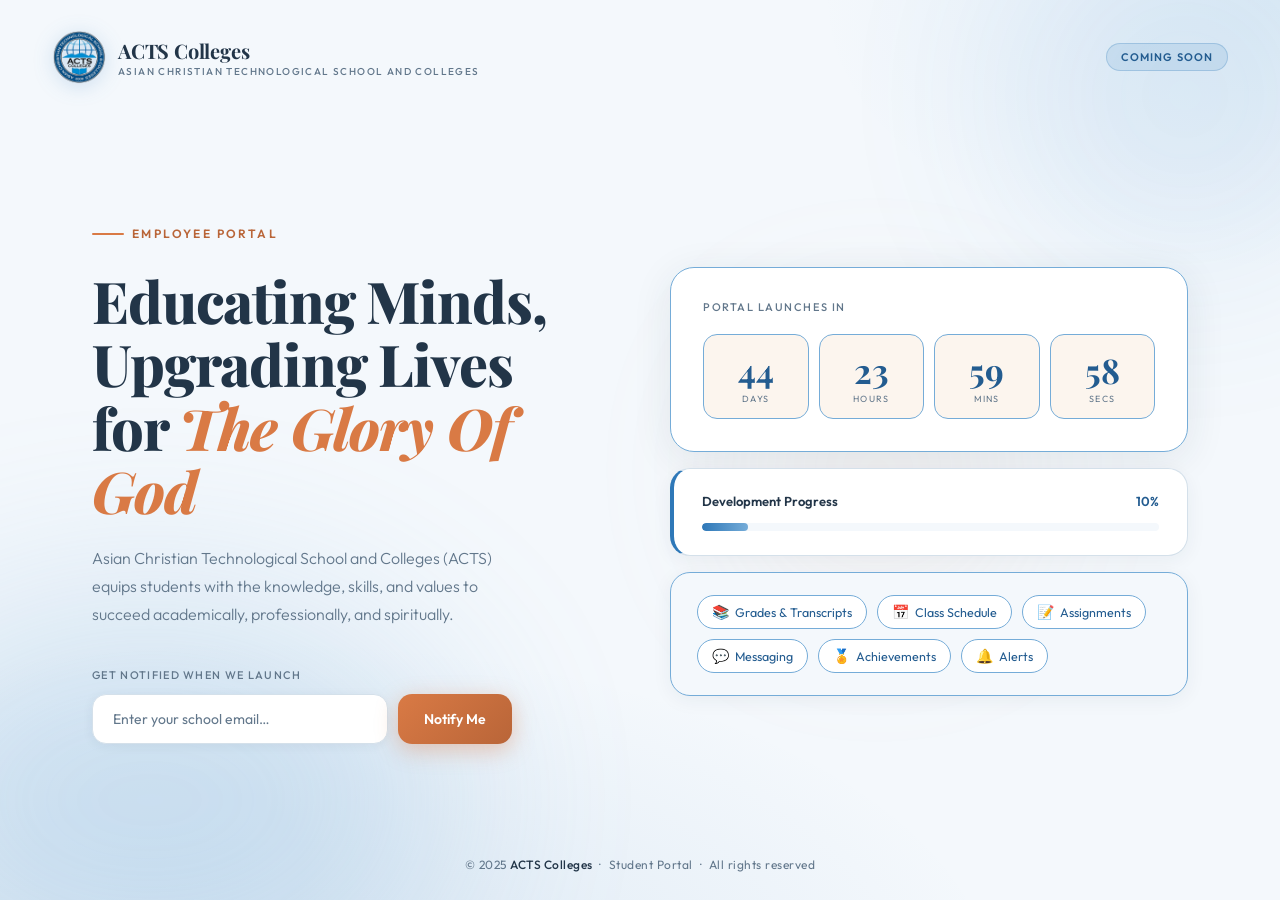
<file: index.html>
<!DOCTYPE html>
<html lang="en">
<head>
<meta charset="UTF-8">
<meta name="viewport" content="width=device-width, initial-scale=1.0">
<title>ACTS Colleges Parents-Portal</title>
<link rel="preconnect" href="https://fonts.googleapis.com">
<link rel="icon" href="logo-no-bg.png">
<link href="https://fonts.googleapis.com/css2?family=Playfair+Display:ital,wght@0,600;0,700;0,800;1,600&family=Outfit:wght@300;400;500;600&display=swap" rel="stylesheet">
<link rel="stylesheet" href="css/style.css">
</head>
<body>

<div class="bg-base"></div>
<div class="shape shape-1"></div>
<div class="shape shape-2"></div>
<div class="shape shape-3"></div>

<div class="page">
  <header>
    <div class="logo">
      <div class="logo-icon">
        <img src="logo-no-bg.png" alt="ACTS Colleges Logo" />
      </div>
      <div class="logo-name">
        ACTS Colleges
        <span>Asian Christian Technological School and Colleges</span>
      </div>
    </div>
    <div class="nav-badge">Coming Soon</div>
  </header>

  <main class="hero">
    <div class="hero-content">
      <div class="portal-tag">
        <div class="portal-tag-line"></div>
        <span class="portal-tag-text">Employee Portal</span>
        <div class="nav-badge nav-badge-inline">Coming Soon</div>
      </div>

      <h1 class="hero-title">
        Educating Minds,<br>Upgrading Lives<br>for <em>The Glory Of God</em>
      </h1>

      <p class="hero-desc">
        Asian Christian Technological School and Colleges (ACTS) equips students with the knowledge, skills, and values to succeed academically, professionally, and spiritually.
      </p>

      <div class="notify-wrap">
        <p class="notify-label">Get notified when we launch</p>
        <div class="notify-row">
          <input class="notify-input" type="email" id="student-email" placeholder="Enter your school email…">
          <button class="notify-btn" onclick="handleNotify()">Notify Me</button>
        </div>
      </div>
    </div>

    <div class="hero-right">
      <!-- Countdown -->
      <div class="countdown-card">
        <p class="cd-title">Portal launches in</p>
        <div class="countdown">
          <div class="cd-unit">
            <span class="cd-num" id="cd-days">00</span>
            <span class="cd-lbl">Days</span>
          </div>
          <div class="cd-unit">
            <span class="cd-num" id="cd-hours">00</span>
            <span class="cd-lbl">Hours</span>
          </div>
          <div class="cd-unit">
            <span class="cd-num" id="cd-mins">00</span>
            <span class="cd-lbl">Mins</span>
          </div>
          <div class="cd-unit">
            <span class="cd-num" id="cd-secs">00</span>
            <span class="cd-lbl">Secs</span>
          </div>
        </div>
      </div>

      <!-- Progress -->
      <div class="progress-card">
        <div class="progress-header">
          <span class="progress-title">Development Progress</span>
          <span class="progress-pct">10%</span>
        </div>
        <div class="progress-track">
          <div class="progress-fill"></div>
        </div>
      </div>

      <!-- Features -->
      <div class="features-card">
        <div class="feat-tag"><span class="fi">📚</span> Grades &amp; Transcripts</div>
        <div class="feat-tag"><span class="fi">📅</span> Class Schedule</div>
        <div class="feat-tag"><span class="fi">📝</span> Assignments</div>
        <div class="feat-tag"><span class="fi">💬</span> Messaging</div>
        <div class="feat-tag"><span class="fi">🏅</span> Achievements</div>
        <div class="feat-tag"><span class="fi">🔔</span> Alerts</div>
      </div>
    </div>
  </main>

  <footer>
    &copy; 2025 <strong>ACTS Colleges</strong> &nbsp;&middot;&nbsp; Student Portal &nbsp;&middot;&nbsp; All rights reserved
  </footer>
</div>

<div class="toast" id="toast">&#10003; You'll be notified at launch!</div>

<script>
const target = new Date(Date.now() + 45 * 24 * 60 * 60 * 1000);
function pad(n) { return String(n).padStart(2, '0'); }

function tick() {
  const diff = target - Date.now();
  if (diff <= 0) return;
  const d = Math.floor(diff / 86400000);
  const h = Math.floor((diff % 86400000) / 3600000);
  const m = Math.floor((diff % 3600000) / 60000);
  const s = Math.floor((diff % 60000) / 1000);
  document.getElementById('cd-days').textContent = pad(d);
  document.getElementById('cd-hours').textContent = pad(h);
  document.getElementById('cd-mins').textContent = pad(m);
  document.getElementById('cd-secs').textContent = pad(s);
}
tick();
setInterval(tick, 1000);

function handleNotify() {
  const input = document.getElementById('student-email');
  if (!input.value || !input.value.includes('@')) {
    input.style.borderColor = 'var(--blue-mid)';
    input.style.boxShadow = '0 0 0 3px rgba(46,120,184,0.15)';
    setTimeout(() => { input.style.borderColor = ''; input.style.boxShadow = ''; }, 1500);
    return;
  }
  const toast = document.getElementById('toast');
  toast.classList.add('show');
  input.value = '';
  setTimeout(() => toast.classList.remove('show'), 3500);
}
</script>
</body>
</html>
</file>
<file: css/style.css>
:root {
  --blue: #2e78b8;
  --red: #d97a45;
  --blue-mid: #3f8ccc;
  --blue-lt: #75acd8;
  --blue-dk: #235c90;
  --red-dk: #b96538;
  --white: #ffffff;
  --off: #f4f8fc;
  --cream: #fcf5ee;
  --text: #223548;
  --muted: #62778b;
  --border: #d4e0ea;
  --accent-soft: #f1c7ad;
}

*, *::before, *::after { box-sizing: border-box; margin: 0; padding: 0; }
html { height: 100%; }

body {
  font-family: 'Outfit', sans-serif;
  background-color: var(--off);
  color: var(--text);
  min-height: 100vh;
  overflow-x: hidden;
  position: relative;
}

/* -- BACKGROUND -- */
.bg-base {
  position: fixed;
  inset: 0;
  z-index: 0;
  background:
    radial-gradient(ellipse 90% 60% at 20% 110%, rgba(46,120,184,0.12) 0%, transparent 65%),
    radial-gradient(ellipse 60% 50% at 100% 0%, rgba(63,140,204,0.1) 0%, transparent 60%),
    var(--off);
}

.shape {
  position: fixed;
  z-index: 0;
  border-radius: 50%;
  filter: blur(100px);
  animation: breathe 10s ease-in-out infinite alternate;
}
.shape-1 {
  width: 600px; height: 400px;
  background: var(--blue-lt);
  opacity: 0.28;
  bottom: -100px; left: -150px;
  animation-duration: 13s;
}
.shape-2 {
  width: 350px; height: 350px;
  background: var(--blue-mid);
  opacity: 0.1;
  top: -80px; right: -80px;
  animation-duration: 9s;
  animation-delay: -3s;
}
.shape-3 {
  width: 220px; height: 220px;
  background: var(--accent-soft);
  opacity: 0.18;
  top: 40%; left: 60%;
  animation-duration: 15s;
  animation-delay: -6s;
}

@keyframes breathe {
  0% { transform: scale(1) rotate(0deg); }
  100% { transform: scale(1.1) rotate(8deg); }
}

/* -- PAGE -- */
.page {
  position: relative;
  z-index: 1;
  min-height: 100vh;
  display: grid;
  grid-template-rows: auto 1fr auto;
}

/* -- HEADER -- */
header {
  padding: 30px 52px;
  display: flex;
  align-items: center;
  justify-content: space-between;
  animation: fadeDown 0.7s ease both;
}

.logo {
  display: flex;
  align-items: center;
  gap: 12px;
}

.logo-icon {
  width: 54px; height: 54px;
  display: flex; align-items: center; justify-content: center;
}
.logo-icon img {
  width: 100%; height: 100%;
  object-fit: contain;
  filter: drop-shadow(0 3px 10px rgba(46,120,184,0.3));
}

.logo-name {
  font-family: 'Playfair Display', serif;
  font-size: 20px;
  font-weight: 700;
  color: var(--text);
  letter-spacing: -0.01em;
}
.logo-name span {
  display: block;
  font-family: 'Outfit', sans-serif;
  font-size: 10px;
  font-weight: 500;
  letter-spacing: 0.14em;
  text-transform: uppercase;
  color: var(--muted);
  margin-top: 1px;
}

.nav-badge {
  background: rgba(46,120,184,0.12);
  border: 1px solid rgba(46,120,184,0.25);
  color: var(--blue-dk);
  font-size: 11px;
  font-weight: 600;
  letter-spacing: 0.1em;
  text-transform: uppercase;
  padding: 6px 14px;
  border-radius: 100px;
}

/* -- HERO -- */
.hero {
  display: grid;
  grid-template-columns: 1fr 1fr;
  align-items: center;
  gap: 60px;
  padding: 60px 52px 40px;
  max-width: 1200px;
  margin: 0 auto;
  width: 100%;
}

.portal-tag {
  display: inline-flex;
  align-items: center;
  gap: 8px;
  margin-bottom: 28px;
  animation: fadeUp 0.7s 0.1s ease both;
}
.portal-tag-line {
  width: 32px; height: 2px;
  background: var(--red);
  border-radius: 2px;
}
.portal-tag-text {
  font-size: 12px;
  font-weight: 600;
  letter-spacing: 0.2em;
  text-transform: uppercase;
  color: var(--red-dk);
}

.hero-title {
  font-family: 'Playfair Display', serif;
  font-size: clamp(32px, 4.5vw, 60px);
  font-weight: 800;
  line-height: 1.1;
  letter-spacing: -0.02em;
  color: var(--text);
  margin-bottom: 22px;
  animation: fadeUp 0.8s 0.2s ease both;
}
.hero-title em {
  font-style: italic;
  color: var(--red);
  position: relative;
}

.hero-desc {
  font-size: 16px;
  color: var(--muted);
  line-height: 1.75;
  font-weight: 300;
  max-width: 420px;
  margin-bottom: 40px;
  animation: fadeUp 0.8s 0.3s ease both;
}

/* Notify form */
.notify-wrap {
  animation: fadeUp 0.8s 0.4s ease both;
}
.notify-label {
  font-size: 11px;
  letter-spacing: 0.12em;
  text-transform: uppercase;
  color: var(--muted);
  margin-bottom: 12px;
  font-weight: 500;
}
.notify-row {
  display: flex;
  gap: 10px;
  flex-wrap: wrap;
  max-width: 420px;
}
.notify-input {
  flex: 1;
  min-width: 200px;
  padding: 15px 20px;
  border: 1.5px solid var(--border);
  border-radius: 14px;
  background: var(--white);
  font-family: 'Outfit', sans-serif;
  font-size: 14px;
  color: var(--text);
  outline: none;
  transition: border-color 0.2s, box-shadow 0.2s;
  box-shadow: 0 2px 12px rgba(34,53,72,0.06);
}
.notify-input::placeholder { color: var(--muted); }
.notify-input:focus {
  border-color: var(--blue-mid);
  box-shadow: 0 0 0 3px rgba(46,120,184,0.14);
}
.notify-btn {
  padding: 15px 26px;
  background: linear-gradient(135deg, var(--red), var(--red-dk));
  color: var(--white);
  border: none;
  border-radius: 14px;
  font-family: 'Outfit', sans-serif;
  font-size: 14px;
  font-weight: 600;
  cursor: pointer;
  transition: transform 0.2s, box-shadow 0.2s;
  box-shadow: 0 6px 22px rgba(217,122,69,0.38);
  white-space: nowrap;
}
.notify-btn:hover { transform: translateY(-2px); box-shadow: 0 10px 30px rgba(217,122,69,0.45); }
.notify-btn:active { transform: translateY(0); }

/* -- RIGHT PANEL -- */
.hero-right {
  display: flex;
  flex-direction: column;
  gap: 16px;
  animation: fadeLeft 0.9s 0.35s ease both;
}

/* Countdown card */
.countdown-card {
  background: var(--white);
  border: 1px solid var(--blue-lt);
  border-radius: 24px;
  padding: 32px;
  box-shadow: 0 8px 40px rgba(34,53,72,0.09);
}
.cd-title {
  font-size: 11px;
  letter-spacing: 0.14em;
  text-transform: uppercase;
  color: var(--muted);
  margin-bottom: 20px;
  font-weight: 500;
}
.countdown {
  display: grid;
  grid-template-columns: repeat(4, 1fr);
  gap: 10px;
}
.cd-unit {
  background: var(--cream);
  border: 1px solid var(--blue-lt);
  border-radius: 14px;
  padding: 18px 10px 14px;
  text-align: center;
  transition: transform 0.2s, box-shadow 0.2s;
}
.cd-unit:hover { box-shadow: 0 4px 16px rgba(217,122,69,0.15); }
.cd-unit:hover { transform: translateY(-3px); }
.cd-num {
  font-family: 'Playfair Display', serif;
  font-size: 34px;
  font-weight: 700;
  color: var(--blue-dk);
  line-height: 1;
  display: block;
  font-variant-numeric: tabular-nums;
}
.cd-lbl {
  font-size: 9px;
  letter-spacing: 0.14em;
  text-transform: uppercase;
  color: var(--muted);
  display: block;
  margin-top: 6px;
}

/* Progress bar */
.progress-card {
  background: var(--white);
  border-left: 4px solid var(--blue);
  border-top: 1px solid var(--border);
  border-right: 1px solid var(--border);
  border-bottom: 1px solid var(--border);
  border-radius: 20px;
  padding: 24px 28px;
  box-shadow: 0 4px 20px rgba(34,53,72,0.06);
}
.progress-header {
  display: flex;
  justify-content: space-between;
  align-items: center;
  margin-bottom: 14px;
}
.progress-title {
  font-size: 13px;
  font-weight: 600;
  color: var(--text);
}
.progress-pct {
  font-size: 13px;
  font-weight: 600;
  color: var(--blue-dk);
}
.progress-track {
  height: 8px;
  background: var(--off);
  border-radius: 100px;
  overflow: hidden;
}
.progress-fill {
  height: 100%;
  width: 10%;
  background: linear-gradient(90deg, var(--blue), var(--blue-lt));
  border-radius: 100px;
  animation: fillBar 1.4s 0.8s ease both;
  transform-origin: left;
  transform: scaleX(0);
}
@keyframes fillBar { to { transform: scaleX(1); } }

/* Features list */
.features-card {
  background: var(--off);
  border: 1px solid var(--blue-lt);
  border-radius: 20px;
  padding: 22px 26px;
  box-shadow: 0 4px 20px rgba(34,53,72,0.06);
  display: flex;
  flex-wrap: wrap;
  gap: 10px;
}
.feat-tag {
  display: flex;
  align-items: center;
  gap: 6px;
  font-size: 12.5px;
  color: var(--blue-dk);
  background: var(--white);
  border: 1px solid var(--blue-lt);
  border-radius: 100px;
  padding: 7px 14px;
  font-weight: 400;
}
.feat-tag .fi { font-size: 14px; }

/* -- FOOTER -- */
footer {
  text-align: center;
  padding: 28px 24px;
  font-size: 12px;
  color: var(--muted);
  letter-spacing: 0.04em;
  animation: fadeUp 0.7s 0.7s ease both;
}
footer strong { color: var(--text); font-weight: 500; }

/* -- TOAST -- */
.toast {
  position: fixed;
  bottom: 32px; left: 50%;
  transform: translateX(-50%) translateY(80px);
  background: var(--text);
  color: #fff;
  padding: 12px 26px;
  border-radius: 100px;
  font-size: 13px;
  font-weight: 500;
  opacity: 0;
  transition: all 0.4s cubic-bezier(0.34,1.56,0.64,1);
  z-index: 99;
}
.toast.show { opacity: 1; transform: translateX(-50%) translateY(0); }

/* -- ANIMATIONS -- */
@keyframes fadeDown { from { opacity:0; transform:translateY(-14px); } to { opacity:1; transform:translateY(0); } }
@keyframes fadeUp   { from { opacity:0; transform:translateY(18px);  } to { opacity:1; transform:translateY(0); } }
@keyframes fadeLeft { from { opacity:0; transform:translateX(24px);  } to { opacity:1; transform:translateX(0); } }

/* -- RESPONSIVE -- */
/* hide inline badge on desktop, show header badge */
.nav-badge-inline { display: none; }

@media (max-width: 820px) {
  .hero { grid-template-columns: 1fr; padding: 40px 28px 30px; }
  .hero-content { order: 1; }
  .hero-right { order: 2; }
  .countdown { grid-template-columns: repeat(4, 1fr); }
  header { padding: 22px 28px; }
}
@media (max-width: 480px) {
  .countdown { grid-template-columns: repeat(2, 1fr); }
  .cd-num { font-size: 28px; }
  .hero-title { font-size: 34px; }
  .nav-badge { display: none; }
  .nav-badge-inline { display: flex; }
}
</file>
